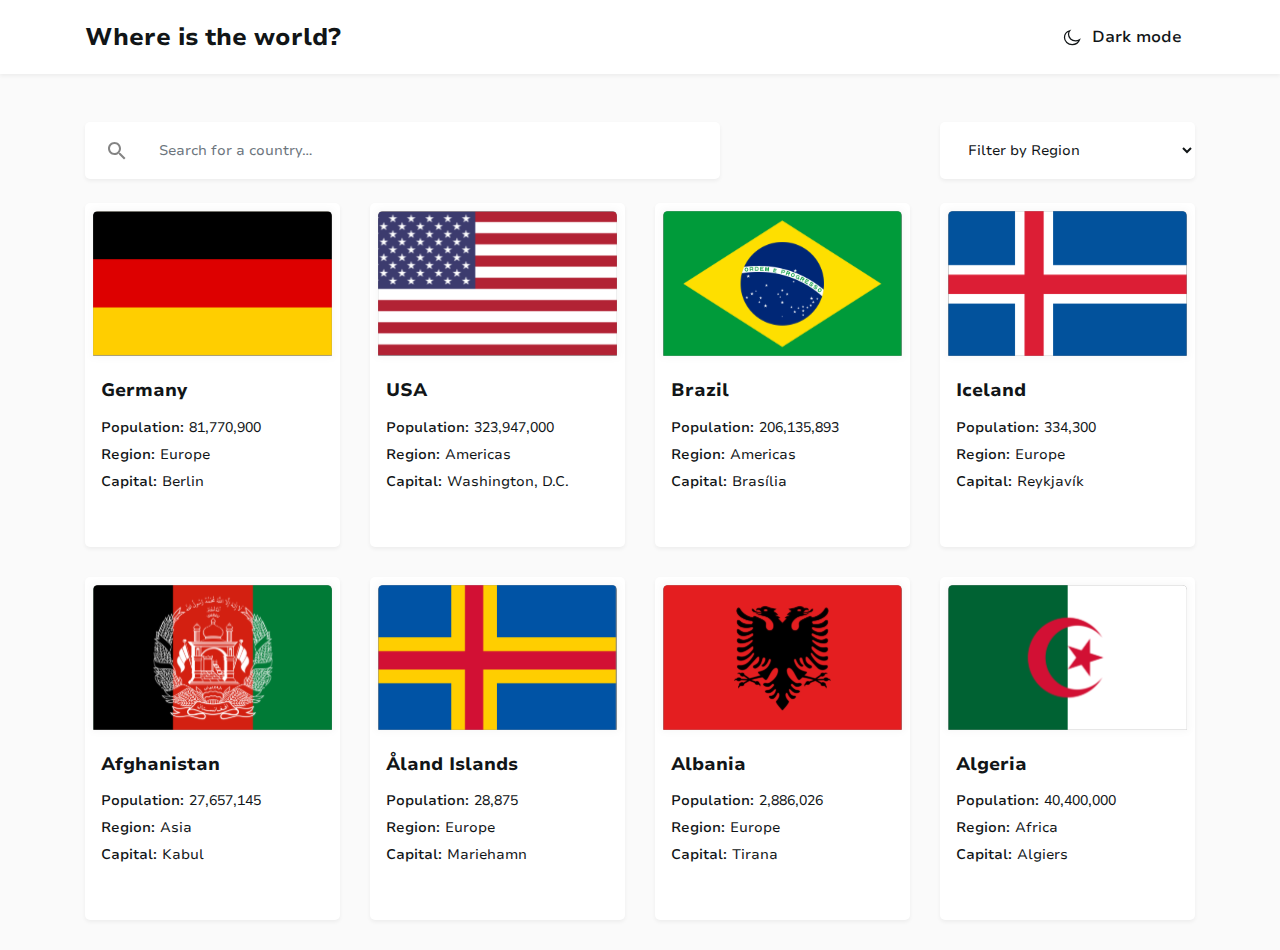
<file: index.html>
<!DOCTYPE html>
<html lang="en">

<head>
    <meta charset="UTF-8">
    <meta name="viewport" content="width=device-width, initial-scale=1, shrink-to-fit=no">
    <link rel="stylesheet" href="https://cdn.jsdelivr.net/npm/bootstrap@4.0.0/dist/css/bootstrap.min.css"
        integrity="sha384-Gn5384xqQ1aoWXA+058RXPxPg6fy4IWvTNh0E263XmFcJlSAwiGgFAW/dAiS6JXm" crossorigin="anonymous">

    <link rel="stylesheet" href="./css/style.css">
    <title>Countries with Bootstrap 4</title>
</head>

<body>
    <!-- header -->
    <header class="header">
        <div class="navbar-custom">
            <!-- nav -->
            <nav class="nav w-100 py-3 mb-5">
                <div class="container container-lg d-flex justify-content-between">
                    <a href="index.html" class="navbar-brand">Where is the world?</a>
                    <button class="btn btn-custom js-change-mode" type="button">Dark mode</button>
                </div>
            </nav>

            <!-- search form -->
            <div class="container container-lg">
                <form class="form-group w-100 mb-4" action="https://echo.htmlacademy.ru/courses" method="get" id="form">
                    <div class="row justify-content-between align-items-center">
                        <div class="col-md-7 pb-5 pb-md-0">
                            <div class="input-group">
                                <svg class="input-group__icon" width="18" height="18" viewBox="0 0 18 18" fill="none"
                                    xmlns="http://www.w3.org/2000/svg">
                                    <path fill-rule="evenodd" clip-rule="evenodd"
                                        d="M12.5 11H11.7L11.4 10.7C12.4 9.6 13 8.1 13 6.5C13 2.9 10.1 0 6.5 0C2.9 0 0 2.9 0 6.5C0 10.1 2.9 13 6.5 13C8.1 13 9.6 12.4 10.7 11.4L11 11.7V12.5L16 17.5L17.5 16L12.5 11ZM6.5 11C4 11 2 9 2 6.5C2 4 4 2 6.5 2C9 2 11 4 11 6.5C11 9 9 11 6.5 11Z"
                                        fill="#848484" />
                                </svg>

                                <input class="form-control" type="text" placeholder="Search for a country…"
                                    name="country" autocomplete="off">
                            </div>
                        </div>
                        <div class="col-8 col-md-4 col-lg-3">
                            <select class="dropdown float-md-right" name="region" id="region">
                                <option class="dropdown__option" value="africa" selected disabled>Filter by Region
                                </option>
                                <option class="dropdown__option" value="africa">Africa</option>
                                <option class="dropdown__option" value="america">America</option>
                                <option class="dropdown__option" value="asia">Asia</option>
                                <option class="dropdown__option" value="europe">Europe</option>
                                <option class="dropdown__option" value="oceania">Oceania</option>
                            </select>
                        </div>
                    </div>
                </form>
            </div>
        </div>
        </div>
    </header>

    <main class="main">
        <div class="container container-lg">
            <div class="row">
                <div class="col-sm-6 col-md-4 col-lg-3">
                    <a class="card-link text-decoration-none d-block" href="germany.html">
                        <div class="custom-card">
                            <div class="custom-card__img">
                                <img class="img-fluid d-block w-100" src="./img/germany.svg" alt="flag-germany"
                                    width="264" height="160">
                            </div>
                            <div class="custom-card__info p-3 pb-5">
                                <h3 class="custom-card__title">Germany</h3>
                                <dl class="custom-cart__details">
                                    <dt>Population: </dt>
                                    <dd>81,770,900</dd>
                                </dl>
                                <dl class="custom-cart__details">
                                    <dt>Region:</dt>
                                    <dd> Europe</dd>
                                </dl>
                                <dl class="custom-cart__details">
                                    <dt>Capital:</dt>
                                    <dd>Berlin</dd>
                                </dl>
                            </div>
                        </div>
                    </a>
                </div>

                <div class="col-sm-6 col-md-4 col-lg-3">
                    <a class="card-link text-decoration-none" href="usa.html">
                        <div class="custom-card">
                            <div class="custom-card__img">
                                <img class="img-fluid d-block w-100" src="./img/usa.svg" alt="flag-usa" width="264"
                                    height="160">
                            </div>
                            <div class="custom-card__info p-3 pb-5">
                                <h3 class="custom-card__title">USA</h3>
                                <dl class="custom-cart__details">
                                    <dt>Population: </dt>
                                    <dd>323,947,000</dd>
                                </dl>
                                <dl class="custom-cart__details">
                                    <dt>Region: </dt>
                                    <dd>Americas</dd>
                                </dl>
                                <dl class="custom-cart__details">
                                    <dt>Capital:</dt>
                                    <dd>Washington, D.C.</dd>
                                </dl>
                            </div>
                        </div>
                    </a>
                </div>

                <div class="col-sm-6 col-md-4 col-lg-3">
                    <a class="card-link text-decoration-none" href="brazil.html">
                        <div class="custom-card">
                            <div class="custom-card__img">
                                <img class="img-fluid d-block w-100" src="./img/brazil.svg" alt="flag-brazil"
                                    width="264" height="160">
                            </div>
                            <div class="custom-card__info p-3 pb-5">
                                <h3 class="custom-card__title">Brazil</h3>
                                <dl class="custom-cart__details">
                                    <dt>Population: </dt>
                                    <dd>206,135,893</dd>
                                </dl>
                                <dl class="custom-cart__details">
                                    <dt>Region: </dt>
                                    <dd>Americas</dd>
                                </dl>
                                <dl class="custom-cart__details">
                                    <dt>Capital:</dt>
                                    <dd>Brasília</dd>
                                </dl>
                            </div>
                        </div>
                    </a>
                </div>

                <div class="col-sm-6 col-md-4 col-lg-3">
                    <a class="card-link text-decoration-none" href="iceland.html">
                        <div class="custom-card">
                            <div class="custom-card__img">
                                <img class="img-fluid d-block w-100" src="./img/iceland.svg" alt="flag-iceland"
                                    width="264" height="160">
                            </div>
                            <div class="custom-card__info p-3 pb-5">
                                <h3 class="custom-card__title">Iceland</h3>
                                <dl class="custom-cart__details">
                                    <dt>Population: </dt>
                                    <dd>334,300</dd>
                                </dl>
                                <dl class="custom-cart__details">
                                    <dt>Region:</dt>
                                    <dd>Europe</dd>
                                </dl>
                                <dl class="custom-cart__details">
                                    <dt>Capital:</dt>
                                    <dd>Reykjavík</dd>
                                </dl>
                            </div>
                        </div>
                    </a>
                </div>

                <div class="col-sm-6 col-md-4 col-lg-3">
                    <a class="card-link text-decoration-none" href="afgan.html">
                        <div class="custom-card">
                            <div class="custom-card__img">
                                <img class="img-fluid d-block w-100" src="./img/afgan.svg" alt="flag-afganistan"
                                    width="264" height="160">
                            </div>
                            <div class="custom-card__info p-3 pb-5">
                                <h3 class="custom-card__title">Afghanistan</h3>
                                <dl class="custom-cart__details">
                                    <dt>Population: </dt>
                                    <dd>27,657,145</dd>
                                </dl>
                                <dl class="custom-cart__details">
                                    <dt>Region:</dt>
                                    <dd>Asia</dd>
                                </dl>
                                <dl class="custom-cart__details">
                                    <dt>Capital:</dt>
                                    <dd> Kabul</dd>
                                </dl>
                            </div>
                        </div>
                    </a>
                </div>

                <div class="col-sm-6 col-md-4 col-lg-3">
                    <a class="card-link text-decoration-none" href="aland.html">
                        <div class="custom-card">
                            <div class="custom-card__img">
                                <img class="img-fluid d-block w-100" src="./img/aland.svg" alt="flag-aland" width="264"
                                    height="160">
                            </div>
                            <div class="custom-card__info p-3 pb-5">
                                <h3 class="custom-card__title">Åland Islands</h3>
                                <dl class="custom-cart__details">
                                    <dt>Population: </dt>
                                    <dd>28,875</dd>
                                </dl>
                                <dl class="custom-cart__details">
                                    <dt>Region:</dt>
                                    <dd>Europe</dd>
                                </dl>
                                <dl class="custom-cart__details">
                                    <dt>Capital:</dt>
                                    <dd>Mariehamn</dd>
                                </dl>
                            </div>
                        </div>
                    </a>
                </div>

                <div class="col-sm-6 col-md-4 col-lg-3">
                    <a class="card-link text-decoration-none" href="albania.html">
                        <div class="custom-card">
                            <div class="custom-card__img">
                                <img class="img-fluid d-block w-100" src="./img/albania.svg" alt="flag-albania"
                                    width="264" height="160">
                            </div>
                            <div class="custom-card__info p-3 pb-5">
                                <h3 class="custom-card__title">Albania</h3>
                                <dl class="custom-cart__details">
                                    <dt>Population: </dt>
                                    <dd>2,886,026</dd>
                                </dl>
                                <dl class="custom-cart__details">
                                    <dt>Region: </dt>
                                    <dd>Europe</dd>
                                </dl>
                                <dl class="custom-cart__details">
                                    <dt>Capital:</dt>
                                    <dd>Tirana</dd>
                                </dl>
                            </div>
                        </div>
                    </a>
                </div>

                <div class="col-sm-6 col-md-4 col-lg-3">
                    <a class="card-link text-decoration-none" href="algeria.html">
                        <div class="custom-card">
                            <div class="custom-card__img d-block">
                                <img class="img-fluid d-block w-100" src="./img/algeria.svg" alt="flag-algeria"
                                    width="264" height="160">
                            </div>
                            <div class="custom-card__info p-3 pb-5">
                                <h3 class="custom-card__title">Algeria</h3>
                                <dl class="custom-cart__details">
                                    <dt>Population: </dt>
                                    <dd>40,400,000</dd>
                                </dl>
                                <dl class="custom-cart__details">
                                    <dt>Region:</dt>
                                    <dd>Africa</dd>
                                </dl>
                                <dl class="custom-cart__details">
                                    <dt>Capital:</dt>
                                    <dd>Algiers</dd>
                                </dl>
                            </div>
                        </div>
                    </a>
                </div>

            </div>
        </div>
    </main>







    <script src="https://code.jquery.com/jquery-3.2.1.slim.min.js"
        integrity="sha384-KJ3o2DKtIkvYIK3UENzmM7KCkRr/rE9/Qpg6aAZGJwFDMVNA/GpGFF93hXpG5KkN"
        crossorigin="anonymous"></script>
    <script src="https://cdn.jsdelivr.net/npm/popper.js@1.12.9/dist/umd/popper.min.js"
        integrity="sha384-ApNbgh9B+Y1QKtv3Rn7W3mgPxhU9K/ScQsAP7hUibX39j7fakFPskvXusvfa0b4Q"
        crossorigin="anonymous"></script>
    <script src="https://cdn.jsdelivr.net/npm/bootstrap@4.0.0/dist/js/bootstrap.min.js"
        integrity="sha384-JZR6Spejh4U02d8jOt6vLEHfe/JQGiRRSQQxSfFWpi1MquVdAyjUar5+76PVCmYl"
        crossorigin="anonymous"></script>
    <script src="./js/script.js"></script>
</body>

</html>
</file>
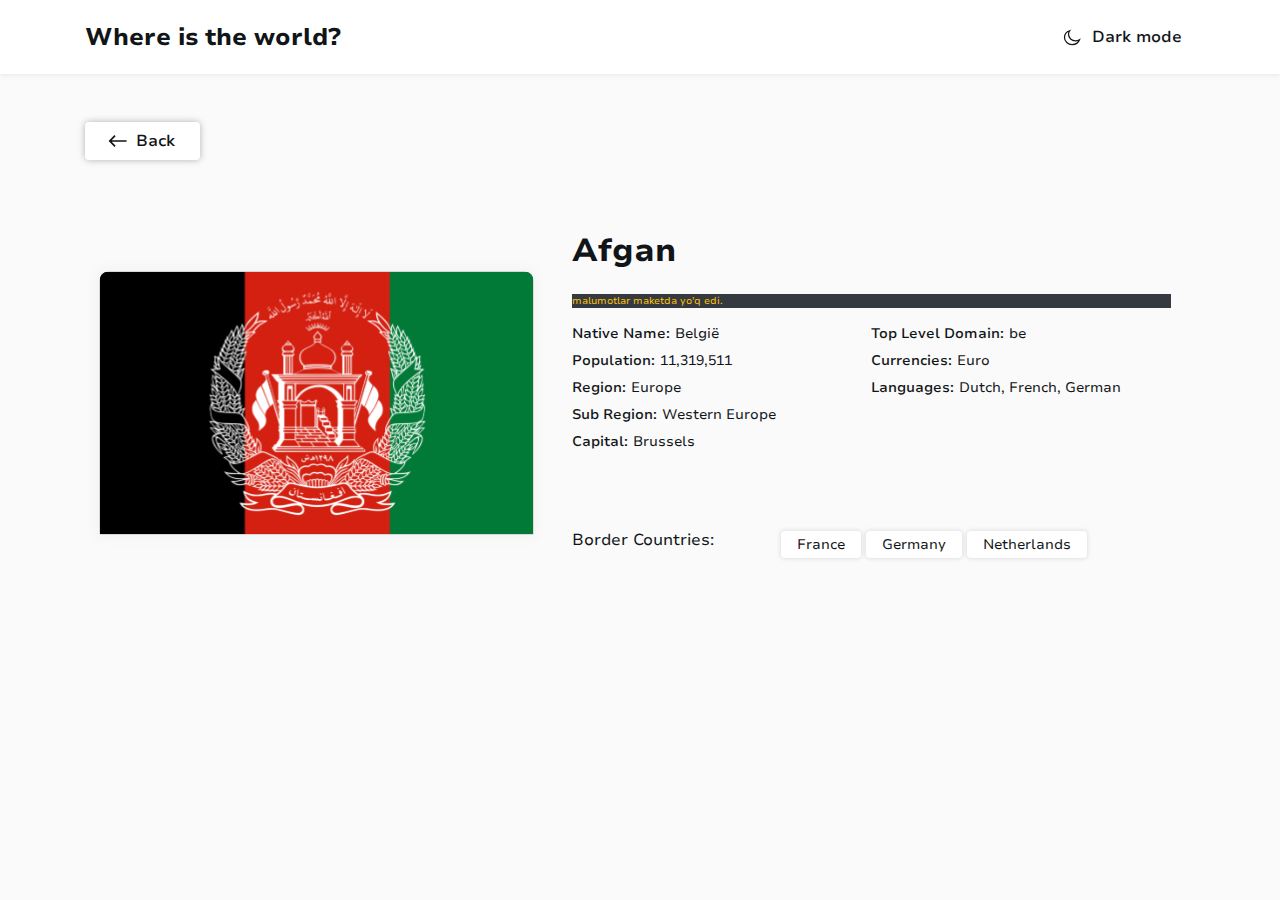
<file: afgan.html>
<!DOCTYPE html>
<html lang="en">

<head>
    <meta charset="UTF-8">
    <meta name="viewport" content="width=device-width, initial-scale=1, shrink-to-fit=no">
    <link rel="stylesheet" href="https://cdn.jsdelivr.net/npm/bootstrap@4.0.0/dist/css/bootstrap.min.css"
        integrity="sha384-Gn5384xqQ1aoWXA+058RXPxPg6fy4IWvTNh0E263XmFcJlSAwiGgFAW/dAiS6JXm" crossorigin="anonymous">

    <link rel="stylesheet" href="./css/style.css">
    <title>Countries with Bootstrap 4 || Afgan</title>
</head>

<body>
    <!-- header -->
    <header class="header">
        <div class="navbar-custom">
            <!-- nav -->
            <nav class="nav w-100 py-3 mb-5">
                <div class="container container-lg d-flex justify-content-between">
                    <a href="index.html" class="navbar-brand">Where is the world?</a>
                    <button class="btn btn-custom js-change-mode" type="button">Dark mode</button>
                </div>
            </nav>
        </div>
    </header>

    <main class="main pb-5">
        <div class="container container-lg">
            <a class="btn btn-custom btn-custom-back mb-5" href="index.html">Back</a>

            <div class="region py-4">
                <div class="row no-gutters align-items-center">
                    <div class="col-lg-5 mb-4 mb-md-0">
                        <div class="region__img">
                            <img class="d-block img-fluid w-100" src="./img/afgan.svg" alt="afgan flag">
                        </div>
                    </div>
                    <div class="col-lg-7 px-0 px-sm-4">
                        <div class="region__info">
                            <h3 class="region__title mb-4">Afgan</h3>
                            <p class="bg-dark text-warning custom-alert">malumotlar maketda yo'q edi.</p>
                            <div class="row no-gutters justify-content-between">
                                <div class="col-12 col-sm-6 mb-4">
                                    <dl class="custom-cart__details">
                                        <dt>Native Name:</dt>
                                        <dd>België</dd>
                                    </dl>
                                    <dl class="custom-cart__details">
                                        <dt>Population:</dt>
                                        <dd>11,319,511</dd>
                                    </dl>
                                    <dl class="custom-cart__details">
                                        <dt>Region: </dt>
                                        <dd>Europe</dd>
                                    </dl>
                                    <dl class="custom-cart__details">
                                        <dt>Sub Region:</dt>
                                        <dd>Western Europe</dd>
                                    </dl>
                                    <dl class="custom-cart__details">
                                        <dt>Capital:</dt>
                                        <dd>Brussels</dd>
                                    </dl>
                                </div>
                                <div class="col-12 col-sm-6 mb-4">
                                    <dl class="custom-cart__details">
                                        <dt>Top Level Domain:</dt>
                                        <dd>be</dd>
                                    </dl>
                                    <dl class="custom-cart__details">
                                        <dt>Currencies:</dt>
                                        <dd>Euro</dd>
                                    </dl>
                                    <dl class="custom-cart__details">
                                        <dt>Languages:</dt>
                                        <dd>Dutch, French, German</dd>
                                    </dl>
                                </div>
                                <div class="col-12 mt-5">
                                    <div class="region__links">
                                        <div class="row">
                                            <div class="col-xl-4 mb-xl-0 mb-3">
                                                <h6 class="font-weight-bolder">Border Countries: </h6>
                                            </div>
                                            <div class="col-xl-8">
                                                <a class="region__link p-1 px-3 rounded d-inline-block mb-3"
                                                    href="#">France</a>
                                                <a class="region__link p-1 px-3 rounded d-inline-block mb-3"
                                                    href="#">Germany</a>
                                                <a class="region__link p-1 px-3 rounded d-inline-block mb-3"
                                                    href="#">Netherlands</a>
                                            </div>
                                        </div>
                                    </div>
                                </div>
                            </div>
                        </div>
                    </div>
                </div>


            </div>
        </div>
    </main>







    <script src="https://code.jquery.com/jquery-3.2.1.slim.min.js"
        integrity="sha384-KJ3o2DKtIkvYIK3UENzmM7KCkRr/rE9/Qpg6aAZGJwFDMVNA/GpGFF93hXpG5KkN"
        crossorigin="anonymous"></script>
    <script src="https://cdn.jsdelivr.net/npm/popper.js@1.12.9/dist/umd/popper.min.js"
        integrity="sha384-ApNbgh9B+Y1QKtv3Rn7W3mgPxhU9K/ScQsAP7hUibX39j7fakFPskvXusvfa0b4Q"
        crossorigin="anonymous"></script>
    <script src="https://cdn.jsdelivr.net/npm/bootstrap@4.0.0/dist/js/bootstrap.min.js"
        integrity="sha384-JZR6Spejh4U02d8jOt6vLEHfe/JQGiRRSQQxSfFWpi1MquVdAyjUar5+76PVCmYl"
        crossorigin="anonymous"></script>
    <script src="./js/script.js"></script>
</body>

</html>
</file>
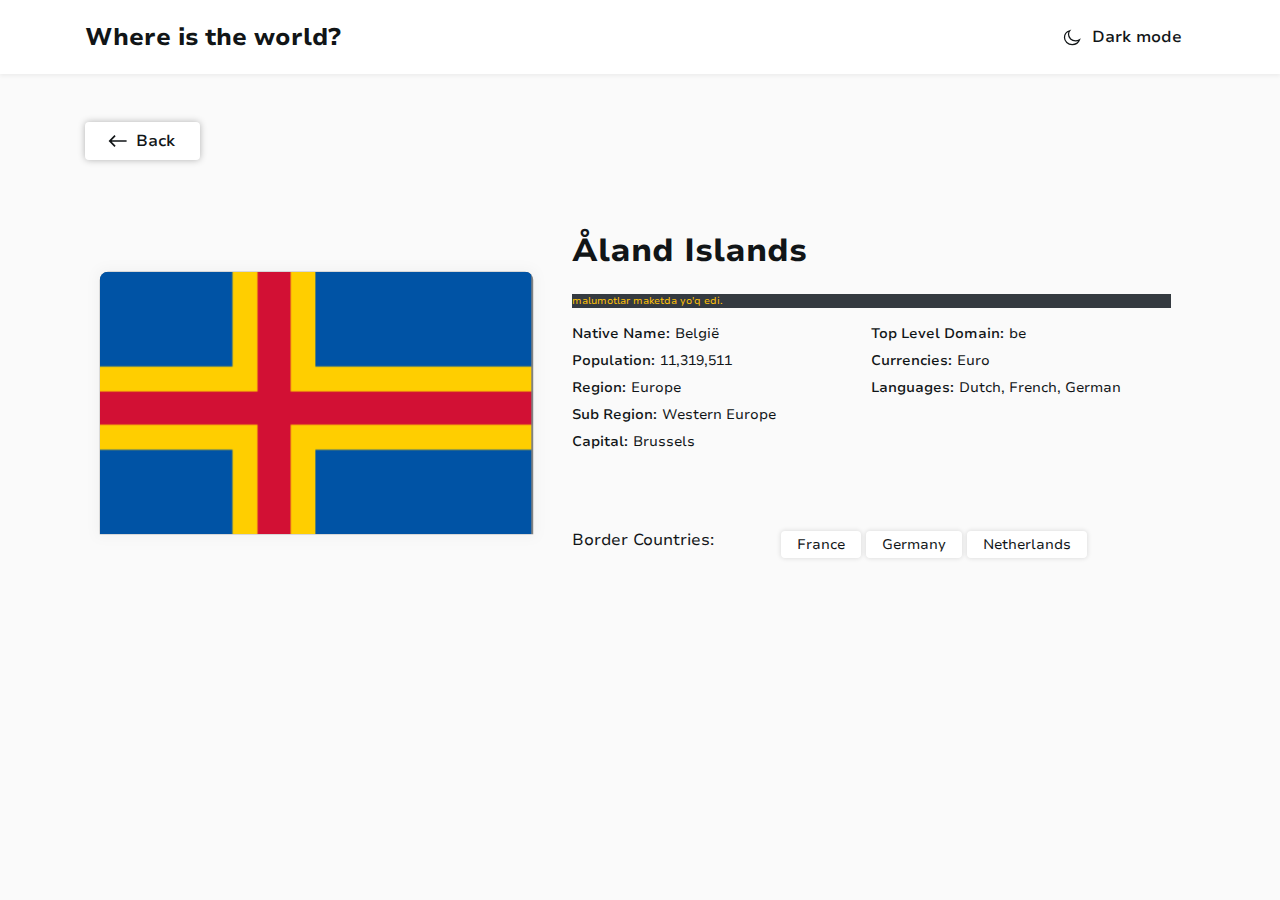
<file: aland.html>
<!DOCTYPE html>
<html lang="en">

<head>
    <meta charset="UTF-8">
    <meta name="viewport" content="width=device-width, initial-scale=1, shrink-to-fit=no">
    <link rel="stylesheet" href="https://cdn.jsdelivr.net/npm/bootstrap@4.0.0/dist/css/bootstrap.min.css"
        integrity="sha384-Gn5384xqQ1aoWXA+058RXPxPg6fy4IWvTNh0E263XmFcJlSAwiGgFAW/dAiS6JXm" crossorigin="anonymous">

    <link rel="stylesheet" href="./css/style.css">
    <title>Countries with Bootstrap 4 || Aland</title>
</head>

<body>
    <!-- header -->
    <header class="header">
        <div class="navbar-custom">
            <!-- nav -->
            <nav class="nav w-100 py-3 mb-5">
                <div class="container container-lg d-flex justify-content-between">
                    <a href="index.html" class="navbar-brand">Where is the world?</a>
                    <button class="btn btn-custom js-change-mode" type="button">Dark mode</button>
                </div>
            </nav>
        </div>
    </header>

    <main class="main pb-5">
        <div class="container container-lg">
            <a class="btn btn-custom btn-custom-back mb-5" href="index.html">Back</a>

            <div class="region py-4">
                <div class="row no-gutters align-items-center">
                    <div class="col-lg-5 mb-4 mb-md-0">
                        <div class="region__img">
                            <img class="d-block img-fluid w-100" src="./img/aland.svg" alt="aland flag">
                        </div>
                    </div>
                    <div class="col-lg-7 px-0 px-sm-4">
                        <div class="region__info">
                            <h3 class="region__title mb-4">Åland Islands</h3>
                            <p class="bg-dark text-warning custom-alert">malumotlar maketda yo'q edi.</p>
                            <div class="row no-gutters justify-content-between">
                                <div class="col-12 col-sm-6 mb-4">
                                    <dl class="custom-cart__details">
                                        <dt>Native Name:</dt>
                                        <dd>België</dd>
                                    </dl>
                                    <dl class="custom-cart__details">
                                        <dt>Population:</dt>
                                        <dd>11,319,511</dd>
                                    </dl>
                                    <dl class="custom-cart__details">
                                        <dt>Region: </dt>
                                        <dd>Europe</dd>
                                    </dl>
                                    <dl class="custom-cart__details">
                                        <dt>Sub Region:</dt>
                                        <dd>Western Europe</dd>
                                    </dl>
                                    <dl class="custom-cart__details">
                                        <dt>Capital:</dt>
                                        <dd>Brussels</dd>
                                    </dl>
                                </div>
                                <div class="col-12 col-sm-6 mb-4">
                                    <dl class="custom-cart__details">
                                        <dt>Top Level Domain:</dt>
                                        <dd>be</dd>
                                    </dl>
                                    <dl class="custom-cart__details">
                                        <dt>Currencies:</dt>
                                        <dd>Euro</dd>
                                    </dl>
                                    <dl class="custom-cart__details">
                                        <dt>Languages:</dt>
                                        <dd>Dutch, French, German</dd>
                                    </dl>
                                </div>
                                <div class="col-12 mt-5">
                                    <div class="region__links">
                                        <div class="row">
                                            <div class="col-xl-4 mb-xl-0 mb-3">
                                                <h6 class="font-weight-bolder">Border Countries: </h6>
                                            </div>
                                            <div class="col-xl-8">
                                                <a class="region__link p-1 px-3 rounded d-inline-block mb-3"
                                                    href="#">France</a>
                                                <a class="region__link p-1 px-3 rounded d-inline-block mb-3"
                                                    href="#">Germany</a>
                                                <a class="region__link p-1 px-3 rounded d-inline-block mb-3"
                                                    href="#">Netherlands</a>
                                            </div>
                                        </div>
                                    </div>
                                </div>
                            </div>
                        </div>
                    </div>
                </div>


            </div>
        </div>
    </main>







    <script src="https://code.jquery.com/jquery-3.2.1.slim.min.js"
        integrity="sha384-KJ3o2DKtIkvYIK3UENzmM7KCkRr/rE9/Qpg6aAZGJwFDMVNA/GpGFF93hXpG5KkN"
        crossorigin="anonymous"></script>
    <script src="https://cdn.jsdelivr.net/npm/popper.js@1.12.9/dist/umd/popper.min.js"
        integrity="sha384-ApNbgh9B+Y1QKtv3Rn7W3mgPxhU9K/ScQsAP7hUibX39j7fakFPskvXusvfa0b4Q"
        crossorigin="anonymous"></script>
    <script src="https://cdn.jsdelivr.net/npm/bootstrap@4.0.0/dist/js/bootstrap.min.js"
        integrity="sha384-JZR6Spejh4U02d8jOt6vLEHfe/JQGiRRSQQxSfFWpi1MquVdAyjUar5+76PVCmYl"
        crossorigin="anonymous"></script>
    <script src="./js/script.js"></script>
</body>

</html>
</file>
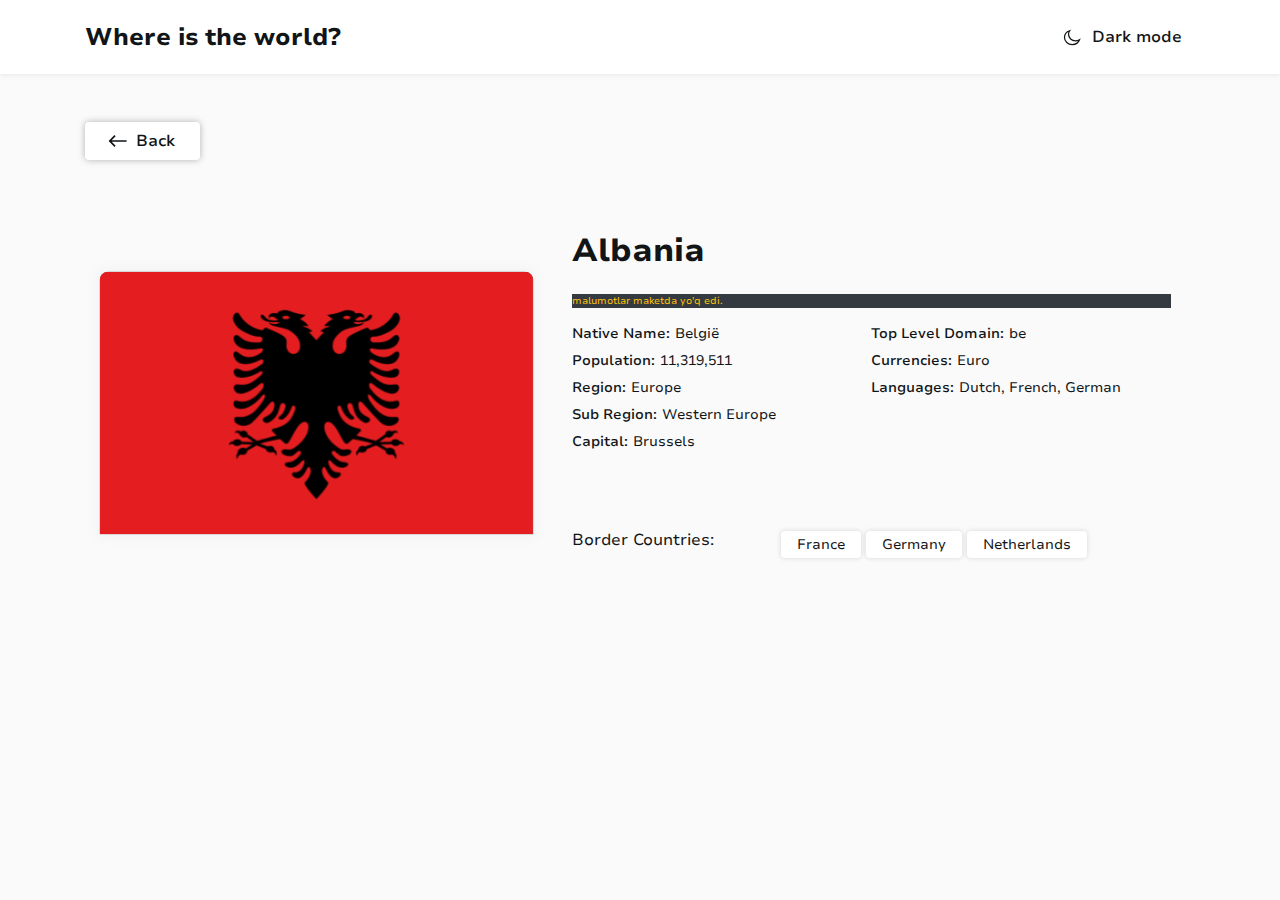
<file: albania.html>
<!DOCTYPE html>
<html lang="en">

<head>
    <meta charset="UTF-8">
    <meta name="viewport" content="width=device-width, initial-scale=1, shrink-to-fit=no">
    <link rel="stylesheet" href="https://cdn.jsdelivr.net/npm/bootstrap@4.0.0/dist/css/bootstrap.min.css"
        integrity="sha384-Gn5384xqQ1aoWXA+058RXPxPg6fy4IWvTNh0E263XmFcJlSAwiGgFAW/dAiS6JXm" crossorigin="anonymous">

    <link rel="stylesheet" href="./css/style.css">
    <title>Countries with Bootstrap 4 || Albania</title>
</head>

<body>
    <!-- header -->
    <header class="header">
        <div class="navbar-custom">
            <!-- nav -->
            <nav class="nav w-100 py-3 mb-5">
                <div class="container container-lg d-flex justify-content-between">
                    <a href="index.html" class="navbar-brand">Where is the world?</a>
                    <button class="btn btn-custom js-change-mode" type="button">Dark mode</button>
                </div>
            </nav>
        </div>
    </header>

    <main class="main pb-5">
        <div class="container container-lg">
            <a class="btn btn-custom btn-custom-back mb-5" href="index.html">Back</a>

            <div class="region py-4">
                <div class="row no-gutters align-items-center">
                    <div class="col-lg-5 mb-4 mb-md-0">
                        <div class="region__img">
                            <img class="d-block img-fluid w-100" src="./img/albania.svg" alt="albania flag">
                        </div>
                    </div>
                    <div class="col-lg-7 px-0 px-sm-4">
                        <div class="region__info">
                            <h3 class="region__title mb-4">Albania</h3>
                            <p class="bg-dark text-warning custom-alert">malumotlar maketda yo'q edi.</p>
                            <div class="row no-gutters justify-content-between">
                                <div class="col-12 col-sm-6 mb-4">
                                    <dl class="custom-cart__details">
                                        <dt>Native Name:</dt>
                                        <dd>België</dd>
                                    </dl>
                                    <dl class="custom-cart__details">
                                        <dt>Population:</dt>
                                        <dd>11,319,511</dd>
                                    </dl>
                                    <dl class="custom-cart__details">
                                        <dt>Region: </dt>
                                        <dd>Europe</dd>
                                    </dl>
                                    <dl class="custom-cart__details">
                                        <dt>Sub Region:</dt>
                                        <dd>Western Europe</dd>
                                    </dl>
                                    <dl class="custom-cart__details">
                                        <dt>Capital:</dt>
                                        <dd>Brussels</dd>
                                    </dl>
                                </div>
                                <div class="col-12 col-sm-6 mb-4">
                                    <dl class="custom-cart__details">
                                        <dt>Top Level Domain:</dt>
                                        <dd>be</dd>
                                    </dl>
                                    <dl class="custom-cart__details">
                                        <dt>Currencies:</dt>
                                        <dd>Euro</dd>
                                    </dl>
                                    <dl class="custom-cart__details">
                                        <dt>Languages:</dt>
                                        <dd>Dutch, French, German</dd>
                                    </dl>
                                </div>
                                <div class="col-12 mt-5">
                                    <div class="region__links">
                                        <div class="row">
                                            <div class="col-xl-4 mb-xl-0 mb-3">
                                                <h6 class="font-weight-bolder">Border Countries: </h6>
                                            </div>
                                            <div class="col-xl-8">
                                                <a class="region__link p-1 px-3 rounded d-inline-block mb-3"
                                                    href="#">France</a>
                                                <a class="region__link p-1 px-3 rounded d-inline-block mb-3"
                                                    href="#">Germany</a>
                                                <a class="region__link p-1 px-3 rounded d-inline-block mb-3"
                                                    href="#">Netherlands</a>
                                            </div>
                                        </div>
                                    </div>
                                </div>
                            </div>
                        </div>
                    </div>
                </div>


            </div>
        </div>
    </main>







    <script src="https://code.jquery.com/jquery-3.2.1.slim.min.js"
        integrity="sha384-KJ3o2DKtIkvYIK3UENzmM7KCkRr/rE9/Qpg6aAZGJwFDMVNA/GpGFF93hXpG5KkN"
        crossorigin="anonymous"></script>
    <script src="https://cdn.jsdelivr.net/npm/popper.js@1.12.9/dist/umd/popper.min.js"
        integrity="sha384-ApNbgh9B+Y1QKtv3Rn7W3mgPxhU9K/ScQsAP7hUibX39j7fakFPskvXusvfa0b4Q"
        crossorigin="anonymous"></script>
    <script src="https://cdn.jsdelivr.net/npm/bootstrap@4.0.0/dist/js/bootstrap.min.js"
        integrity="sha384-JZR6Spejh4U02d8jOt6vLEHfe/JQGiRRSQQxSfFWpi1MquVdAyjUar5+76PVCmYl"
        crossorigin="anonymous"></script>
    <script src="./js/script.js"></script>
</body>

</html>
</file>
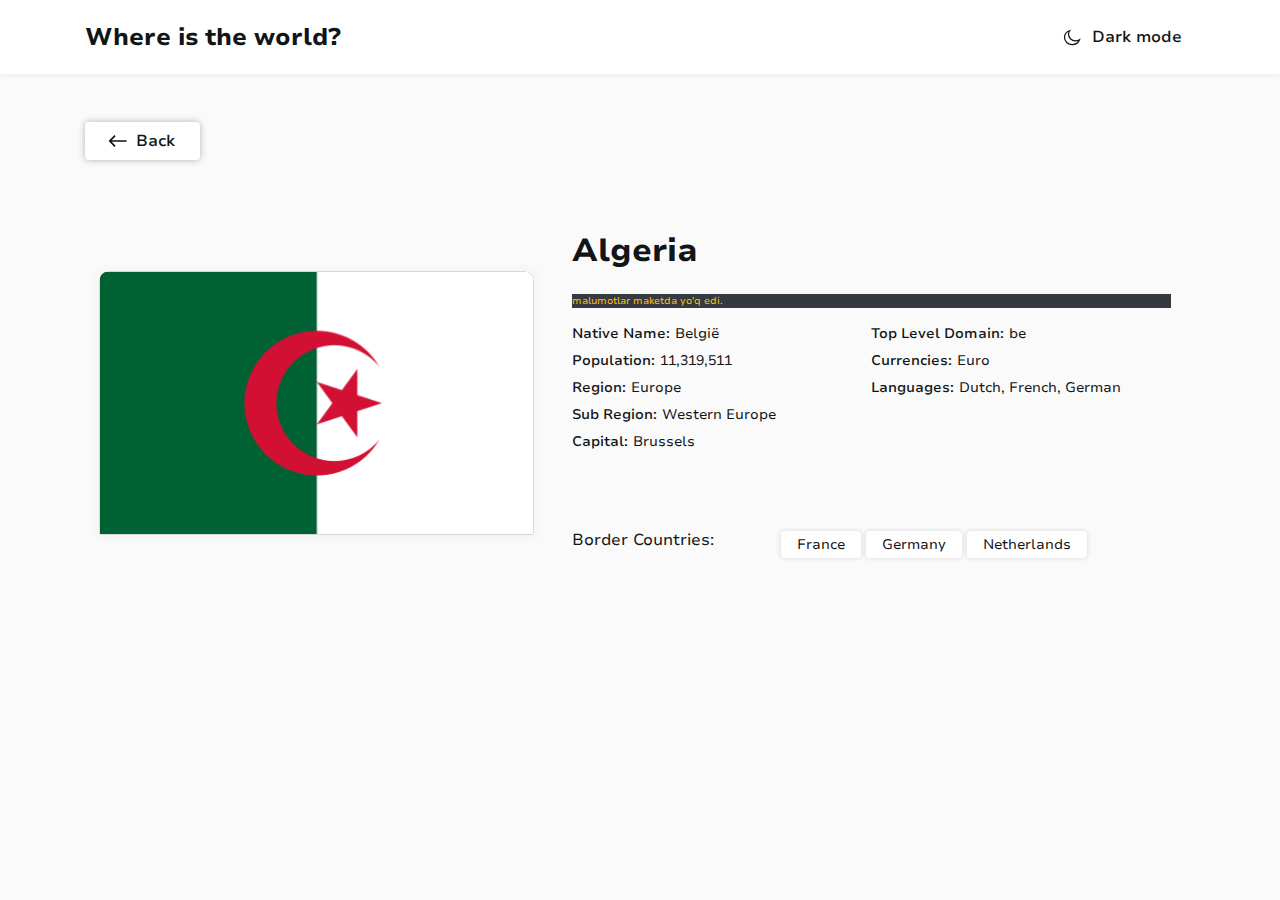
<file: algeria.html>
<!DOCTYPE html>
<html lang="en">

<head>
    <meta charset="UTF-8">
    <meta name="viewport" content="width=device-width, initial-scale=1, shrink-to-fit=no">
    <link rel="stylesheet" href="https://cdn.jsdelivr.net/npm/bootstrap@4.0.0/dist/css/bootstrap.min.css"
        integrity="sha384-Gn5384xqQ1aoWXA+058RXPxPg6fy4IWvTNh0E263XmFcJlSAwiGgFAW/dAiS6JXm" crossorigin="anonymous">

    <link rel="stylesheet" href="./css/style.css">
    <title>Countries with Bootstrap 4 || Algeria</title>
</head>

<body>
    <!-- header -->
    <header class="header">
        <div class="navbar-custom">
            <!-- nav -->
            <nav class="nav w-100 py-3 mb-5">
                <div class="container container-lg d-flex justify-content-between">
                    <a href="index.html" class="navbar-brand">Where is the world?</a>
                    <button class="btn btn-custom js-change-mode" type="button">Dark mode</button>
                </div>
            </nav>
        </div>
    </header>

    <main class="main pb-5">
        <div class="container container-lg">
            <a class="btn btn-custom btn-custom-back mb-5" href="index.html">Back</a>

            <div class="region py-4">
                <div class="row no-gutters align-items-center">
                    <div class="col-lg-5 mb-4 mb-md-0">
                        <div class="region__img">
                            <img class="d-block img-fluid w-100" src="./img/algeria.svg" alt="algeria.svg flag">
                        </div>
                    </div>
                    <div class="col-lg-7 px-0 px-sm-4">
                        <div class="region__info">
                            <h3 class="region__title mb-4">Algeria</h3>
                            <p class="bg-dark text-warning custom-alert">malumotlar maketda yo'q edi.</p>
                            <div class="row no-gutters justify-content-between">
                                <div class="col-12 col-sm-6 mb-4">
                                    <dl class="custom-cart__details">
                                        <dt>Native Name:</dt>
                                        <dd>België</dd>
                                    </dl>
                                    <dl class="custom-cart__details">
                                        <dt>Population:</dt>
                                        <dd>11,319,511</dd>
                                    </dl>
                                    <dl class="custom-cart__details">
                                        <dt>Region: </dt>
                                        <dd>Europe</dd>
                                    </dl>
                                    <dl class="custom-cart__details">
                                        <dt>Sub Region:</dt>
                                        <dd>Western Europe</dd>
                                    </dl>
                                    <dl class="custom-cart__details">
                                        <dt>Capital:</dt>
                                        <dd>Brussels</dd>
                                    </dl>
                                </div>
                                <div class="col-12 col-sm-6 mb-4">
                                    <dl class="custom-cart__details">
                                        <dt>Top Level Domain:</dt>
                                        <dd>be</dd>
                                    </dl>
                                    <dl class="custom-cart__details">
                                        <dt>Currencies:</dt>
                                        <dd>Euro</dd>
                                    </dl>
                                    <dl class="custom-cart__details">
                                        <dt>Languages:</dt>
                                        <dd>Dutch, French, German</dd>
                                    </dl>
                                </div>
                                <div class="col-12 mt-5">
                                    <div class="region__links">
                                        <div class="row">
                                            <div class="col-xl-4 mb-xl-0 mb-3">
                                                <h6 class="font-weight-bolder">Border Countries: </h6>
                                            </div>
                                            <div class="col-xl-8">
                                                <a class="region__link p-1 px-3 rounded d-inline-block mb-3"
                                                    href="#">France</a>
                                                <a class="region__link p-1 px-3 rounded d-inline-block mb-3"
                                                    href="#">Germany</a>
                                                <a class="region__link p-1 px-3 rounded d-inline-block mb-3"
                                                    href="#">Netherlands</a>
                                            </div>
                                        </div>
                                    </div>
                                </div>
                            </div>
                        </div>
                    </div>
                </div>


            </div>
        </div>
    </main>







    <script src="https://code.jquery.com/jquery-3.2.1.slim.min.js"
        integrity="sha384-KJ3o2DKtIkvYIK3UENzmM7KCkRr/rE9/Qpg6aAZGJwFDMVNA/GpGFF93hXpG5KkN"
        crossorigin="anonymous"></script>
    <script src="https://cdn.jsdelivr.net/npm/popper.js@1.12.9/dist/umd/popper.min.js"
        integrity="sha384-ApNbgh9B+Y1QKtv3Rn7W3mgPxhU9K/ScQsAP7hUibX39j7fakFPskvXusvfa0b4Q"
        crossorigin="anonymous"></script>
    <script src="https://cdn.jsdelivr.net/npm/bootstrap@4.0.0/dist/js/bootstrap.min.js"
        integrity="sha384-JZR6Spejh4U02d8jOt6vLEHfe/JQGiRRSQQxSfFWpi1MquVdAyjUar5+76PVCmYl"
        crossorigin="anonymous"></script>
    <script src="./js/script.js"></script>
</body>

</html>
</file>
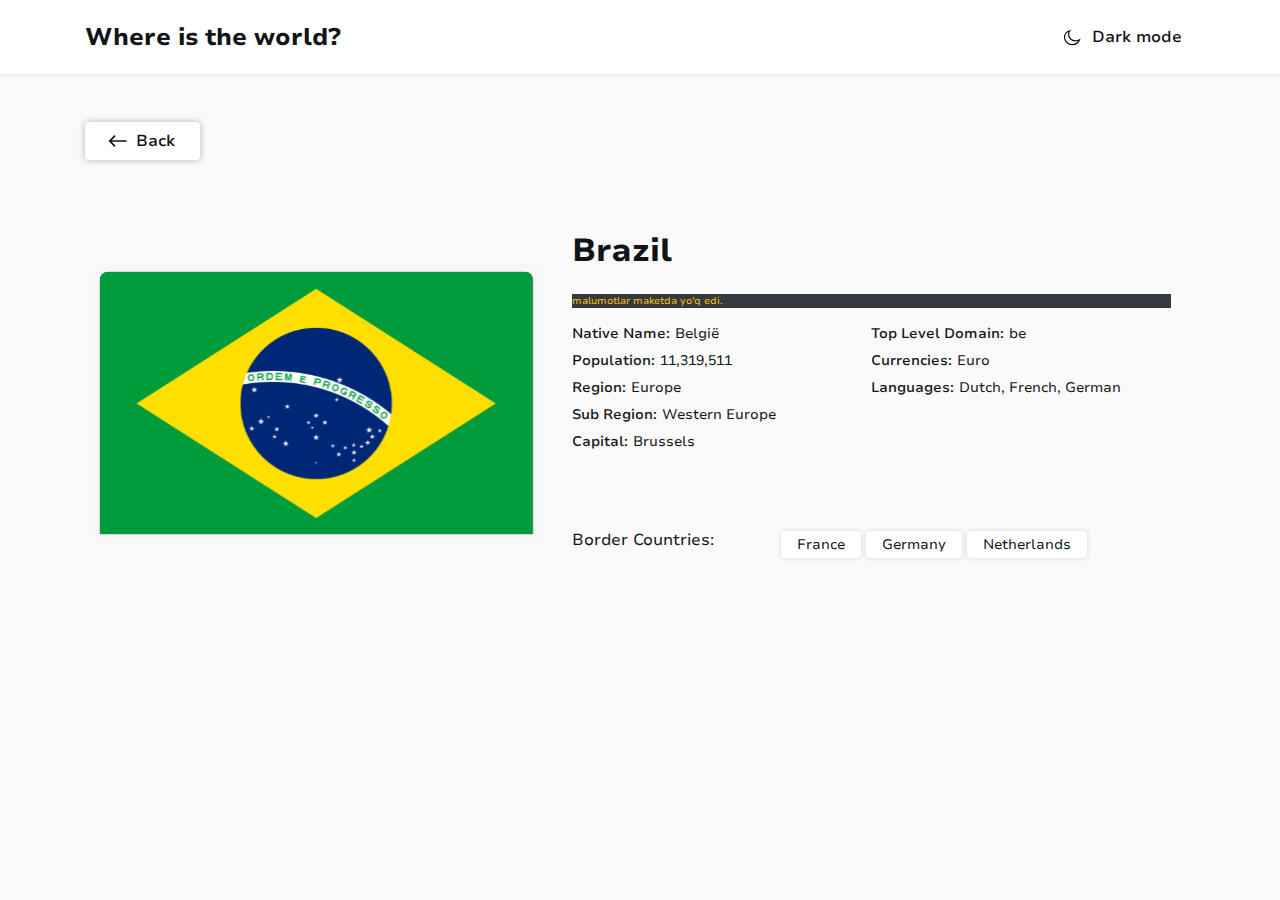
<file: brazil.html>
<!DOCTYPE html>
<html lang="en">

<head>
    <meta charset="UTF-8">
    <meta name="viewport" content="width=device-width, initial-scale=1, shrink-to-fit=no">
    <link rel="stylesheet" href="https://cdn.jsdelivr.net/npm/bootstrap@4.0.0/dist/css/bootstrap.min.css"
        integrity="sha384-Gn5384xqQ1aoWXA+058RXPxPg6fy4IWvTNh0E263XmFcJlSAwiGgFAW/dAiS6JXm" crossorigin="anonymous">

    <link rel="stylesheet" href="./css/style.css">
    <title>Countries with Bootstrap 4 || Brazil</title>
</head>

<body>
    <!-- header -->
    <header class="header">
        <div class="navbar-custom">
            <!-- nav -->
            <nav class="nav w-100 py-3 mb-5">
                <div class="container container-lg d-flex justify-content-between">
                    <a href="index.html" class="navbar-brand">Where is the world?</a>
                    <button class="btn btn-custom js-change-mode" type="button">Dark mode</button>
                </div>
            </nav>
        </div>
    </header>

    <main class="main pb-5">
        <div class="container container-lg">
            <a class="btn btn-custom btn-custom-back mb-5" href="index.html">Back</a>

            <div class="region py-4">
                <div class="row no-gutters align-items-center">
                    <div class="col-lg-5 mb-4 mb-md-0">
                        <div class="region__img">
                            <img class="d-block img-fluid w-100" src="./img/brazil.svg" alt="brazil flag">
                        </div>
                    </div>
                    <div class="col-lg-7 px-0 px-sm-4">
                        <div class="region__info">
                            <h3 class="region__title mb-4">Brazil</h3>
                            <p class="bg-dark text-warning custom-alert">malumotlar maketda yo'q edi.</p>
                            <div class="row no-gutters justify-content-between">
                                <div class="col-12 col-sm-6 mb-4">
                                    <dl class="custom-cart__details">
                                        <dt>Native Name:</dt>
                                        <dd>België</dd>
                                    </dl>
                                    <dl class="custom-cart__details">
                                        <dt>Population:</dt>
                                        <dd>11,319,511</dd>
                                    </dl>
                                    <dl class="custom-cart__details">
                                        <dt>Region: </dt>
                                        <dd>Europe</dd>
                                    </dl>
                                    <dl class="custom-cart__details">
                                        <dt>Sub Region:</dt>
                                        <dd>Western Europe</dd>
                                    </dl>
                                    <dl class="custom-cart__details">
                                        <dt>Capital:</dt>
                                        <dd>Brussels</dd>
                                    </dl>
                                </div>
                                <div class="col-12 col-sm-6 mb-4">
                                    <dl class="custom-cart__details">
                                        <dt>Top Level Domain:</dt>
                                        <dd>be</dd>
                                    </dl>
                                    <dl class="custom-cart__details">
                                        <dt>Currencies:</dt>
                                        <dd>Euro</dd>
                                    </dl>
                                    <dl class="custom-cart__details">
                                        <dt>Languages:</dt>
                                        <dd>Dutch, French, German</dd>
                                    </dl>
                                </div>
                                <div class="col-12 mt-5">
                                    <div class="region__links">
                                        <div class="row">
                                            <div class="col-xl-4 mb-xl-0 mb-3">
                                                <h6 class="font-weight-bolder">Border Countries: </h6>
                                            </div>
                                            <div class="col-xl-8">
                                                <a class="region__link p-1 px-3 rounded d-inline-block mb-3"
                                                    href="#">France</a>
                                                <a class="region__link p-1 px-3 rounded d-inline-block mb-3"
                                                    href="#">Germany</a>
                                                <a class="region__link p-1 px-3 rounded d-inline-block mb-3"
                                                    href="#">Netherlands</a>
                                            </div>
                                        </div>
                                    </div>
                                </div>
                            </div>
                        </div>
                    </div>
                </div>


            </div>
        </div>
    </main>







    <script src="https://code.jquery.com/jquery-3.2.1.slim.min.js"
        integrity="sha384-KJ3o2DKtIkvYIK3UENzmM7KCkRr/rE9/Qpg6aAZGJwFDMVNA/GpGFF93hXpG5KkN"
        crossorigin="anonymous"></script>
    <script src="https://cdn.jsdelivr.net/npm/popper.js@1.12.9/dist/umd/popper.min.js"
        integrity="sha384-ApNbgh9B+Y1QKtv3Rn7W3mgPxhU9K/ScQsAP7hUibX39j7fakFPskvXusvfa0b4Q"
        crossorigin="anonymous"></script>
    <script src="https://cdn.jsdelivr.net/npm/bootstrap@4.0.0/dist/js/bootstrap.min.js"
        integrity="sha384-JZR6Spejh4U02d8jOt6vLEHfe/JQGiRRSQQxSfFWpi1MquVdAyjUar5+76PVCmYl"
        crossorigin="anonymous"></script>
    <script src="./js/script.js"></script>
</body>

</html>
</file>
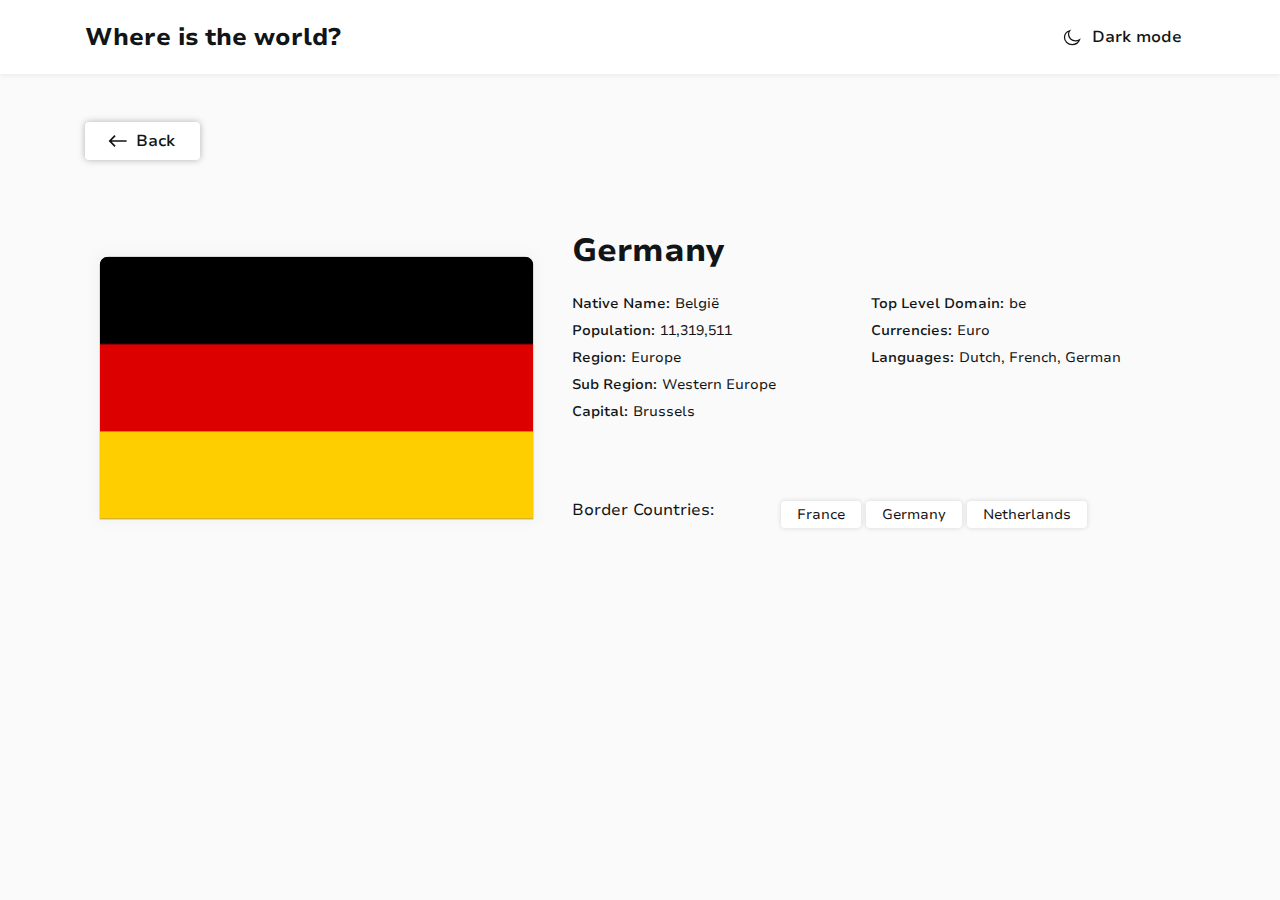
<file: germany.html>
<!DOCTYPE html>
<html lang="en">

<head>
    <meta charset="UTF-8">
    <meta name="viewport" content="width=device-width, initial-scale=1, shrink-to-fit=no">
    <link rel="stylesheet" href="https://cdn.jsdelivr.net/npm/bootstrap@4.0.0/dist/css/bootstrap.min.css"
        integrity="sha384-Gn5384xqQ1aoWXA+058RXPxPg6fy4IWvTNh0E263XmFcJlSAwiGgFAW/dAiS6JXm" crossorigin="anonymous">

    <link rel="stylesheet" href="./css/style.css">
    <title>Countries with Bootstrap 4 || Germany</title>
</head>

<body>
    <!-- header -->
    <header class="header">
        <div class="navbar-custom">
            <!-- nav -->
            <nav class="nav w-100 py-3 mb-5">
                <div class="container container-lg d-flex justify-content-between">
                    <a href="index.html" class="navbar-brand">Where is the world?</a>
                    <button class="btn btn-custom js-change-mode" type="button">Dark mode</button>
                </div>
            </nav>
        </div>
    </header>

    <main class="main pb-5">
        <div class="container container-lg">
            <a class="btn btn-custom btn-custom-back mb-5" href="index.html">Back</a>

            <div class="region py-4">
                <div class="row no-gutters align-items-center">
                    <div class="col-lg-5 mb-4 mb-md-0">
                        <div class="region__img">
                            <img class="d-block img-fluid w-100" src="./img/germany.svg" alt="germany flag">
                        </div>
                    </div>
                    <div class="col-lg-7 px-0 px-sm-4">
                        <div class="region__info">
                            <h3 class="region__title mb-4">Germany</h3>
                            <div class="row no-gutters justify-content-between">
                                <div class="col-12 col-sm-6 mb-4">
                                    <dl class="custom-cart__details">
                                        <dt>Native Name:</dt>
                                        <dd>België</dd>
                                    </dl>
                                    <dl class="custom-cart__details">
                                        <dt>Population:</dt>
                                        <dd>11,319,511</dd>
                                    </dl>
                                    <dl class="custom-cart__details">
                                        <dt>Region: </dt>
                                        <dd>Europe</dd>
                                    </dl>
                                    <dl class="custom-cart__details">
                                        <dt>Sub Region:</dt>
                                        <dd>Western Europe</dd>
                                    </dl>
                                    <dl class="custom-cart__details">
                                        <dt>Capital:</dt>
                                        <dd>Brussels</dd>
                                    </dl>
                                </div>
                                <div class="col-12 col-sm-6 mb-4">
                                    <dl class="custom-cart__details">
                                        <dt>Top Level Domain:</dt>
                                        <dd>be</dd>
                                    </dl>
                                    <dl class="custom-cart__details">
                                        <dt>Currencies:</dt>
                                        <dd>Euro</dd>
                                    </dl>
                                    <dl class="custom-cart__details">
                                        <dt>Languages:</dt>
                                        <dd>Dutch, French, German</dd>
                                    </dl>
                                </div>
                                <div class="col-12 mt-5">
                                    <div class="region__links">
                                        <div class="row">
                                            <div class="col-xl-4 mb-xl-0 mb-3">
                                                <h6 class="font-weight-bolder">Border Countries: </h6>
                                            </div>
                                            <div class="col-xl-8">
                                                <a class="region__link p-1 px-3 rounded d-inline-block mb-3"
                                                    href="#">France</a>
                                                <a class="region__link p-1 px-3 rounded d-inline-block mb-3"
                                                    href="#">Germany</a>
                                                <a class="region__link p-1 px-3 rounded d-inline-block mb-3"
                                                    href="#">Netherlands</a>
                                            </div>
                                        </div>
                                    </div>
                                </div>
                            </div>
                        </div>
                    </div>
                </div>


            </div>
        </div>
    </main>







    <script src="https://code.jquery.com/jquery-3.2.1.slim.min.js"
        integrity="sha384-KJ3o2DKtIkvYIK3UENzmM7KCkRr/rE9/Qpg6aAZGJwFDMVNA/GpGFF93hXpG5KkN"
        crossorigin="anonymous"></script>
    <script src="https://cdn.jsdelivr.net/npm/popper.js@1.12.9/dist/umd/popper.min.js"
        integrity="sha384-ApNbgh9B+Y1QKtv3Rn7W3mgPxhU9K/ScQsAP7hUibX39j7fakFPskvXusvfa0b4Q"
        crossorigin="anonymous"></script>
    <script src="https://cdn.jsdelivr.net/npm/bootstrap@4.0.0/dist/js/bootstrap.min.js"
        integrity="sha384-JZR6Spejh4U02d8jOt6vLEHfe/JQGiRRSQQxSfFWpi1MquVdAyjUar5+76PVCmYl"
        crossorigin="anonymous"></script>
    <script src="./js/script.js"></script>
</body>

</html>
</file>
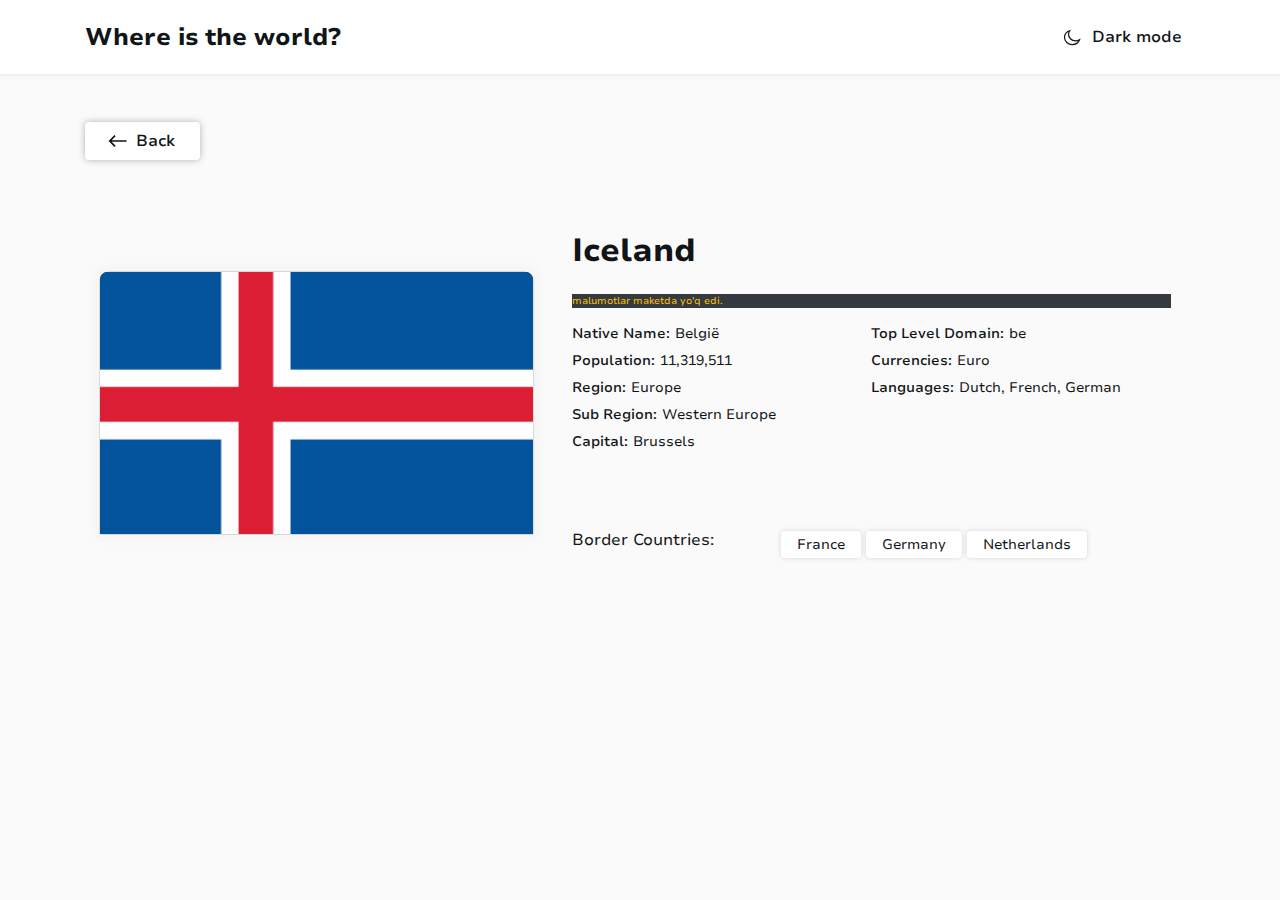
<file: iceland.html>
<!DOCTYPE html>
<html lang="en">

<head>
    <meta charset="UTF-8">
    <meta name="viewport" content="width=device-width, initial-scale=1, shrink-to-fit=no">
    <link rel="stylesheet" href="https://cdn.jsdelivr.net/npm/bootstrap@4.0.0/dist/css/bootstrap.min.css"
        integrity="sha384-Gn5384xqQ1aoWXA+058RXPxPg6fy4IWvTNh0E263XmFcJlSAwiGgFAW/dAiS6JXm" crossorigin="anonymous">

    <link rel="stylesheet" href="./css/style.css">
    <title>Countries with Bootstrap 4 || Iceland</title>
</head>

<body>
    <!-- header -->
    <header class="header">
        <div class="navbar-custom">
            <!-- nav -->
            <nav class="nav w-100 py-3 mb-5">
                <div class="container container-lg d-flex justify-content-between">
                    <a href="index.html" class="navbar-brand">Where is the world?</a>
                    <button class="btn btn-custom js-change-mode" type="button">Dark mode</button>
                </div>
            </nav>
        </div>
    </header>

    <main class="main pb-5">
        <div class="container container-lg">
            <a class="btn btn-custom btn-custom-back mb-5" href="index.html">Back</a>

            <div class="region py-4">
                <div class="row no-gutters align-items-center">
                    <div class="col-lg-5 mb-4 mb-md-0">
                        <div class="region__img">
                            <img class="d-block img-fluid w-100" src="./img/iceland.svg" alt="iceland flag">
                        </div>
                    </div>
                    <div class="col-lg-7 px-0 px-sm-4">
                        <div class="region__info">
                            <h3 class="region__title mb-4">Iceland</h3>
                            <p class="bg-dark text-warning custom-alert">malumotlar maketda yo'q edi.</p>
                            <div class="row no-gutters justify-content-between">
                                <div class="col-12 col-sm-6 mb-4">
                                    <dl class="custom-cart__details">
                                        <dt>Native Name:</dt>
                                        <dd>België</dd>
                                    </dl>
                                    <dl class="custom-cart__details">
                                        <dt>Population:</dt>
                                        <dd>11,319,511</dd>
                                    </dl>
                                    <dl class="custom-cart__details">
                                        <dt>Region: </dt>
                                        <dd>Europe</dd>
                                    </dl>
                                    <dl class="custom-cart__details">
                                        <dt>Sub Region:</dt>
                                        <dd>Western Europe</dd>
                                    </dl>
                                    <dl class="custom-cart__details">
                                        <dt>Capital:</dt>
                                        <dd>Brussels</dd>
                                    </dl>
                                </div>
                                <div class="col-12 col-sm-6 mb-4">
                                    <dl class="custom-cart__details">
                                        <dt>Top Level Domain:</dt>
                                        <dd>be</dd>
                                    </dl>
                                    <dl class="custom-cart__details">
                                        <dt>Currencies:</dt>
                                        <dd>Euro</dd>
                                    </dl>
                                    <dl class="custom-cart__details">
                                        <dt>Languages:</dt>
                                        <dd>Dutch, French, German</dd>
                                    </dl>
                                </div>
                                <div class="col-12 mt-5">
                                    <div class="region__links">
                                        <div class="row">
                                            <div class="col-xl-4 mb-xl-0 mb-3">
                                                <h6 class="font-weight-bolder">Border Countries: </h6>
                                            </div>
                                            <div class="col-xl-8">
                                                <a class="region__link p-1 px-3 rounded d-inline-block mb-3"
                                                    href="#">France</a>
                                                <a class="region__link p-1 px-3 rounded d-inline-block mb-3"
                                                    href="#">Germany</a>
                                                <a class="region__link p-1 px-3 rounded d-inline-block mb-3"
                                                    href="#">Netherlands</a>
                                            </div>
                                        </div>
                                    </div>
                                </div>
                            </div>
                        </div>
                    </div>
                </div>


            </div>
        </div>
    </main>







    <script src="https://code.jquery.com/jquery-3.2.1.slim.min.js"
        integrity="sha384-KJ3o2DKtIkvYIK3UENzmM7KCkRr/rE9/Qpg6aAZGJwFDMVNA/GpGFF93hXpG5KkN"
        crossorigin="anonymous"></script>
    <script src="https://cdn.jsdelivr.net/npm/popper.js@1.12.9/dist/umd/popper.min.js"
        integrity="sha384-ApNbgh9B+Y1QKtv3Rn7W3mgPxhU9K/ScQsAP7hUibX39j7fakFPskvXusvfa0b4Q"
        crossorigin="anonymous"></script>
    <script src="https://cdn.jsdelivr.net/npm/bootstrap@4.0.0/dist/js/bootstrap.min.js"
        integrity="sha384-JZR6Spejh4U02d8jOt6vLEHfe/JQGiRRSQQxSfFWpi1MquVdAyjUar5+76PVCmYl"
        crossorigin="anonymous"></script>
    <script src="./js/script.js"></script>
</body>

</html>
</file>
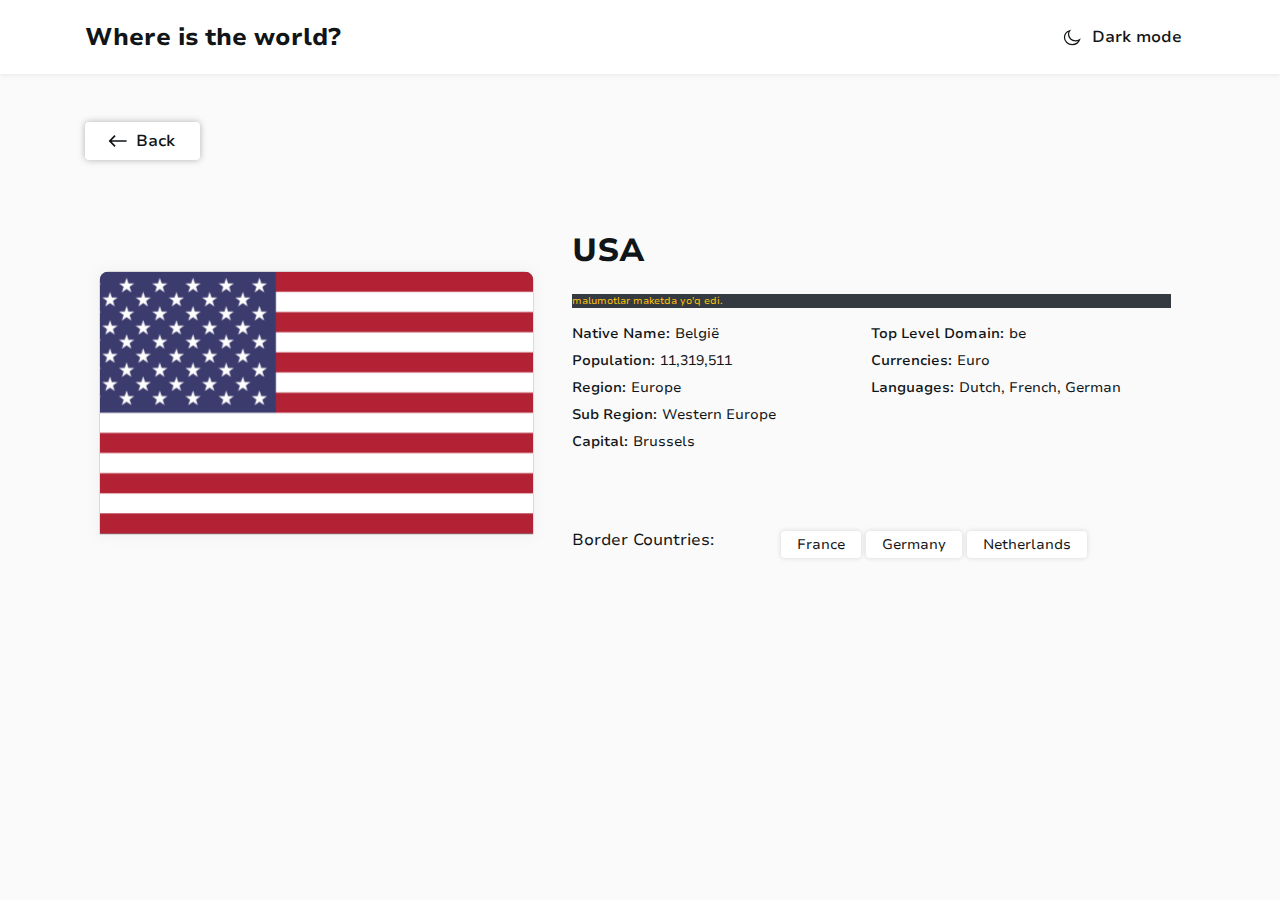
<file: usa.html>
<!DOCTYPE html>
<html lang="en">

<head>
    <meta charset="UTF-8">
    <meta name="viewport" content="width=device-width, initial-scale=1, shrink-to-fit=no">
    <link rel="stylesheet" href="https://cdn.jsdelivr.net/npm/bootstrap@4.0.0/dist/css/bootstrap.min.css"
        integrity="sha384-Gn5384xqQ1aoWXA+058RXPxPg6fy4IWvTNh0E263XmFcJlSAwiGgFAW/dAiS6JXm" crossorigin="anonymous">

    <link rel="stylesheet" href="./css/style.css">
    <title>Countries with Bootstrap 4 || USA</title>
</head>

<body>
    <!-- header -->
    <header class="header">
        <div class="navbar-custom">
            <!-- nav -->
            <nav class="nav w-100 py-3 mb-5">
                <div class="container container-lg d-flex justify-content-between">
                    <a href="index.html" class="navbar-brand">Where is the world?</a>
                    <button class="btn btn-custom js-change-mode" type="button">Dark mode</button>
                </div>
            </nav>
        </div>
    </header>

    <main class="main pb-5">
        <div class="container container-lg">
            <a class="btn btn-custom btn-custom-back mb-5" href="index.html">Back</a>

            <div class="region py-4">
                <div class="row no-gutters align-items-center">
                    <div class="col-lg-5 mb-4 mb-md-0">
                        <div class="region__img">
                            <img class="d-block img-fluid w-100" src="./img/usa.svg" alt="usa flag">
                        </div>
                    </div>
                    <div class="col-lg-7 px-0 px-sm-4">
                        <div class="region__info">
                            <h3 class="region__title mb-4">USA</h3>
                            <p class="bg-dark text-warning custom-alert">malumotlar maketda yo'q edi.</p>
                            <div class="row no-gutters justify-content-between">
                                <div class="col-12 col-sm-6 mb-4">
                                    <dl class="custom-cart__details">
                                        <dt>Native Name:</dt>
                                        <dd>België</dd>
                                    </dl>
                                    <dl class="custom-cart__details">
                                        <dt>Population:</dt>
                                        <dd>11,319,511</dd>
                                    </dl>
                                    <dl class="custom-cart__details">
                                        <dt>Region: </dt>
                                        <dd>Europe</dd>
                                    </dl>
                                    <dl class="custom-cart__details">
                                        <dt>Sub Region:</dt>
                                        <dd>Western Europe</dd>
                                    </dl>
                                    <dl class="custom-cart__details">
                                        <dt>Capital:</dt>
                                        <dd>Brussels</dd>
                                    </dl>
                                </div>
                                <div class="col-12 col-sm-6 mb-4">
                                    <dl class="custom-cart__details">
                                        <dt>Top Level Domain:</dt>
                                        <dd>be</dd>
                                    </dl>
                                    <dl class="custom-cart__details">
                                        <dt>Currencies:</dt>
                                        <dd>Euro</dd>
                                    </dl>
                                    <dl class="custom-cart__details">
                                        <dt>Languages:</dt>
                                        <dd>Dutch, French, German</dd>
                                    </dl>
                                </div>
                                <div class="col-12 mt-5">
                                    <div class="region__links">
                                        <div class="row">
                                            <div class="col-xl-4 mb-xl-0 mb-3">
                                                <h6 class="font-weight-bolder">Border Countries: </h6>
                                            </div>
                                            <div class="col-xl-8">
                                                <a class="region__link p-1 px-3 rounded d-inline-block mb-3"
                                                    href="#">France</a>
                                                <a class="region__link p-1 px-3 rounded d-inline-block mb-3"
                                                    href="#">Germany</a>
                                                <a class="region__link p-1 px-3 rounded d-inline-block mb-3"
                                                    href="#">Netherlands</a>
                                            </div>
                                        </div>
                                    </div>
                                </div>
                            </div>
                        </div>
                    </div>
                </div>


            </div>
        </div>
    </main>







    <script src="https://code.jquery.com/jquery-3.2.1.slim.min.js"
        integrity="sha384-KJ3o2DKtIkvYIK3UENzmM7KCkRr/rE9/Qpg6aAZGJwFDMVNA/GpGFF93hXpG5KkN"
        crossorigin="anonymous"></script>
    <script src="https://cdn.jsdelivr.net/npm/popper.js@1.12.9/dist/umd/popper.min.js"
        integrity="sha384-ApNbgh9B+Y1QKtv3Rn7W3mgPxhU9K/ScQsAP7hUibX39j7fakFPskvXusvfa0b4Q"
        crossorigin="anonymous"></script>
    <script src="https://cdn.jsdelivr.net/npm/bootstrap@4.0.0/dist/js/bootstrap.min.js"
        integrity="sha384-JZR6Spejh4U02d8jOt6vLEHfe/JQGiRRSQQxSfFWpi1MquVdAyjUar5+76PVCmYl"
        crossorigin="anonymous"></script>
    <script src="./js/script.js"></script>
</body>

</html>
</file>
<file: css/style.css>
/* CUSTOM PROPS */
:root {
    --text-color: #111517;
    --body-bg: #fafafa;
    --el-bg: #fff;
    --box-shadow: 0px 2px 4px rgba(0, 0, 0,0.0562);
}

/* FONTS */
@font-face {
    font-family: 'Nunito Sans 7pt';
    src: url('../fonts/NunitoSans7pt-ExtraBold.woff2') format('woff2'),
        url('../fonts/NunitoSans7pt-ExtraBold.woff') format('woff');
    font-weight: bold;
    font-style: normal;
    font-display: swap;
}

@font-face {
    font-family: 'Nunito Sans 7pt';
    src: url('../fonts/NunitoSans7pt-Light.woff2') format('woff2'),
        url('../fonts/NunitoSans7pt-Light.woff') format('woff');
    font-weight: 300;
    font-style: normal;
    font-display: swap;
}

@font-face {
    font-family: 'Nunito Sans 7pt';
    src: url('../fonts/NunitoSans7pt-SemiBold.woff2') format('woff2'),
        url('../fonts/NunitoSans7pt-SemiBold.woff') format('woff');
    font-weight: 600;
    font-style: normal;
    font-display: swap;
}

@font-face {
    font-family: 'Nunito Sans 7pt';
    src: url('../fonts/NunitoSans7pt-Regular.woff2') format('woff2'),
        url('../fonts/NunitoSans7pt-Regular.woff') format('woff');
    font-weight: normal;
    font-style: normal;
    font-display: swap;
}

input:-webkit-autofill,
input:-webkit-autofill:hover,
input:-webkit-autofill:focus,
textarea:-webkit-autofill,
textarea:-webkit-autofill:hover,
textarea:-webkit-autofill:focus,
select:-webkit-autofill,
select:-webkit-autofill:hover,
select:-webkit-autofill:focus {
  border-color: transparent;
  -webkit-text-fill-color: inherit;
  -webkit-box-shadow: 0 0 0px 1000px #fff inset;
}



/* GLOBAL */
html {
    box-sizing: border-box;
    height: 100%;
    scroll-behavior: smooth;
}

*,
*::after,
*::before {
    box-sizing: inherit;
    margin: 0;
    padding: 0;
}

body {
    height: 100%;
    display: flex;
    padding: 0;
    margin: 0;
    font-size: 16px;
    line-height: normal;
    font-family: "Nunito Sans 7pt","Arial",sans-serif;
    font-weight: normal;
    flex-direction: column;
    background-color: var(--body-bg);
    color: var(--text-color);
}

/* DARK MODE */
.dark-mode {
    --text-color: #fff;
    --body-bg: #202c36;
    --el-bg: #2b3844;
}

img {
    max-width: 100%;
    height: auto;
    display: block;
}

main {
    flex-grow: 1;
}

.nav {
    background-color: var(--el-bg);
    box-shadow: var(--box-shadow);
    /* padding-top: 24px;
    padding-bottom: 24px; */
    /* margin-bottom: 48px; */
}

.navbar-brand {
    font-size: 24px;
    color: var(--text-color);
    font-weight: bold;
}
.navbar-brand:hover {
    color: var(--text-color);
    opacity: 0.8;
}

.btn-custom {
    font-weight: 600;
    background-color: transparent;
    position: relative;
    padding-left: 36px;
    color: var(--text-color)
}

.btn-custom::before {
    content: "";
    display: block;
    position: absolute;
    width: 24px;
    height: 24px;
    background-image: url("../img/dark.svg");
    background-position: center center;
    background-repeat: no-repeat;
    top: 50%;
    left: 4px;
    transform: translate(0%,-50%);
}

.btn-custom-back {
    padding-top: 6px;
    padding-bottom: 6px;
    padding-left: 50px;
    padding-right: 24px;
    background-color: var(--el-bg);
    box-shadow: 0 0 7px rgba(0, 0, 0,0.29);
}

.btn-custom-back:hover {
    color: var(--text-color);
}

.btn-custom-back::before {
    left: 20px;
    background-image: url("../img/call-made.svg");
}

.dark-mode .btn-custom::before {
    background-image: url("../img/light.svg");
}

.dark-mode .btn-custom-back::before {
    background-image: url("../img/call-made-light.svg");
}

.dark-mode .input-group svg path {
    fill: #fff;
}

.input-group__icon {
    position: absolute;
    width: 18px;
    height: 18px;
    top: 50%;
    left: 32px;
    transform: translate(-50%, -50%);
    z-index: 30;
}

.form-control {
    position: relative;
    padding: 18px 74px;
    border-radius: 5px!important;
    background-color: var(--el-bg);
    color: var(--text-color);
    border: 0;
    box-shadow: var(--box-shadow);
    font-size: 14px;
}

.form-control:focus {
    background-color: var(--el-bg);
    color: var(--text-color);
}

.dropdown {
    width: 100%;
    padding: 18px 24px;
    outline: none;
    border: 0;
    box-shadow: var(--box-shadow);
    background-color: var(--el-bg);
    color: var(--text-color);
    border-radius: 5px;
    font-size: 14px;
}

.custom-card {
    background-color: var(--el-bg);
    box-shadow: var(--box-shadow);
    border-radius: 5px;
    overflow: hidden;
    margin-bottom: 30px;
}

.custom-card__info {
    /* padding: 24px 24px 46px; */
    color: var(--text-color);
}
.custom-card__title {
    font-size: 18px;
    font-weight: bold;
    margin-bottom: 16px;
}
.custom-cart__details {
    display: flex;
    align-items: start;
    font-size: 14px;
    margin-bottom: 0px;
}

.custom-cart__details dt {
    font-weight: 600;
    margin-right: 5px;
    white-space: nowrap;
}

.custom-card__details dd {
    font-weight: 300;
    white-space: nowrap;
}


.region__title {
    font-size: 32px;
    font-weight: bold;
}

.region__link {
    box-shadow: 0 0 4px 1px rgba(0, 0, 0,0.1);
    font-size: 14px;
    color: var(--text-color);
    background-color: var(--el-bg);
}

.region__link:hover {
    text-decoration: none;
}

.custom-alert {
    font-size: 10px;
}

@media only screen and (max-width: 576px) {
    .navbar-brand {
        font-size: 16px;
    }

    .btn-custom {
        font-size: 12px;
    }
}

@media only screen and (max-width: 375px) {
    .form-control,.dropdown  {
        font-size: 12px;
    }

    .region__link {
        font-size: 12px;
    }
}
</file>
